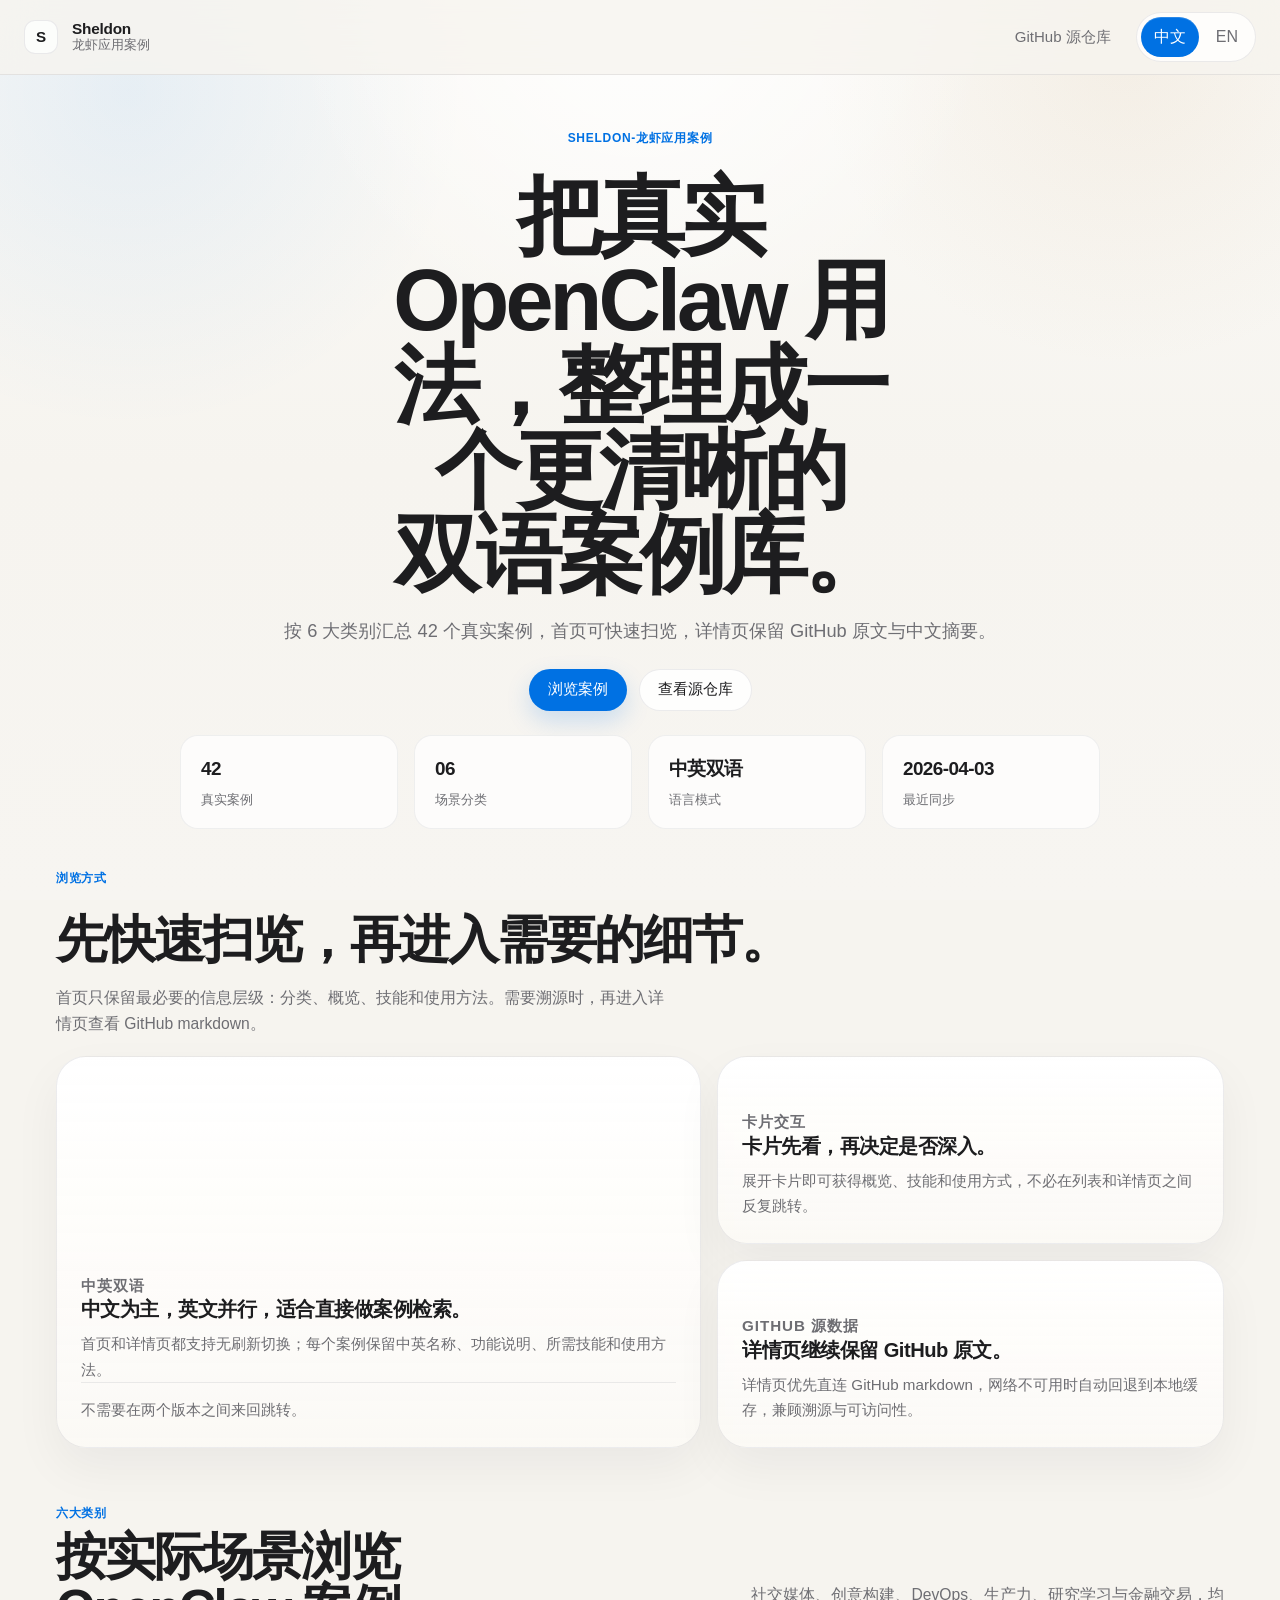
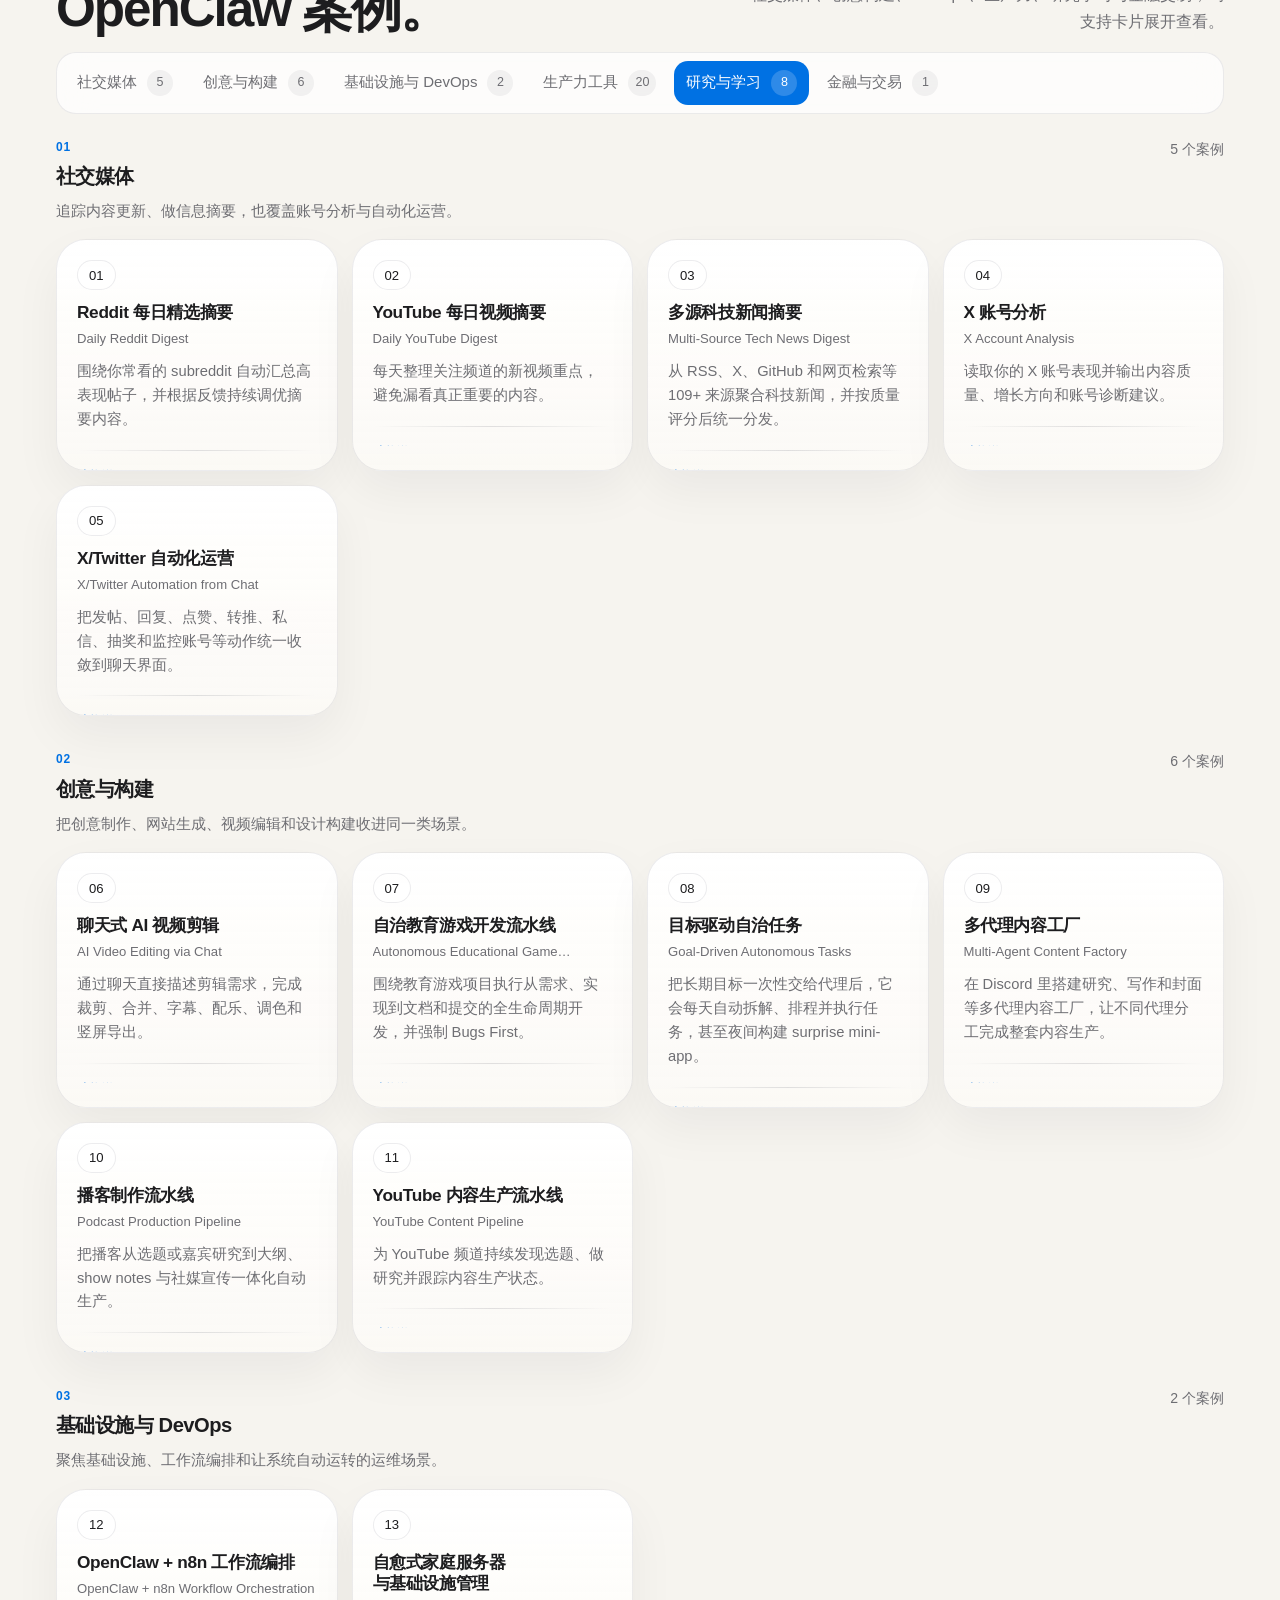
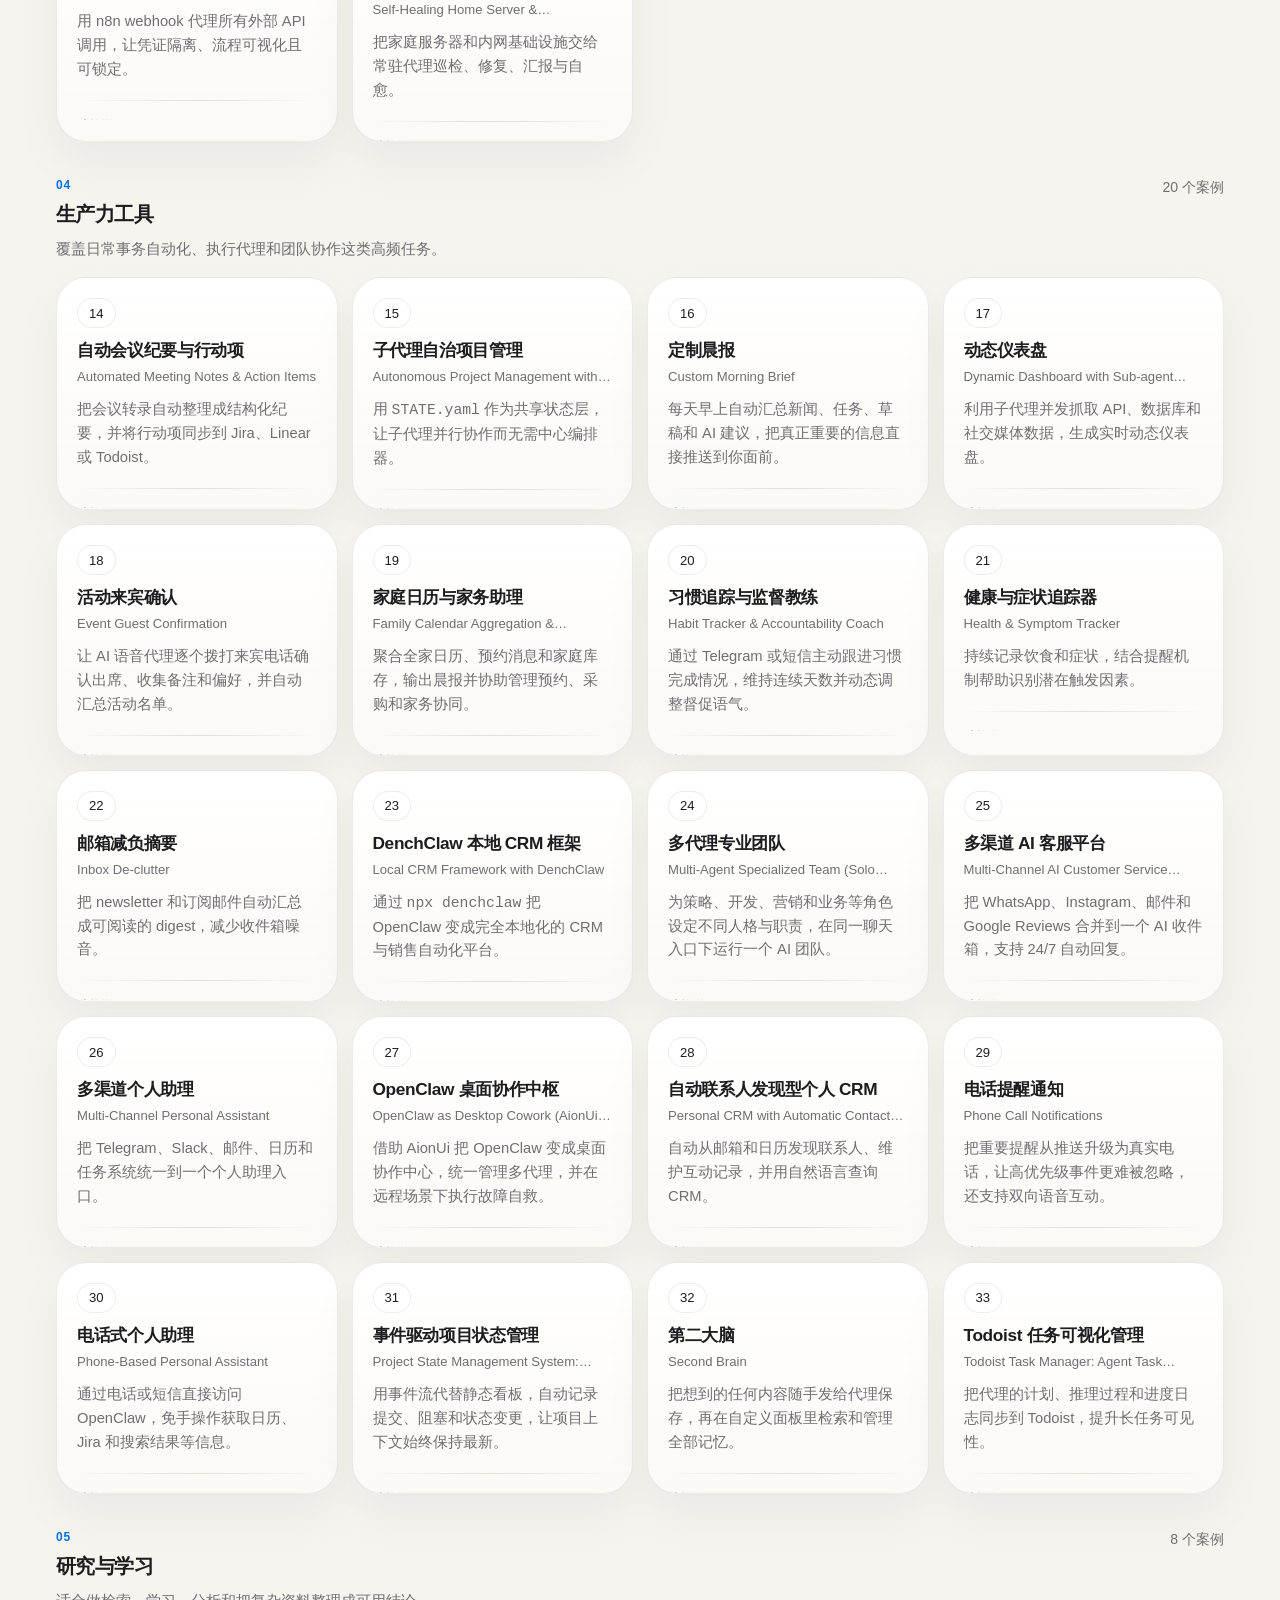
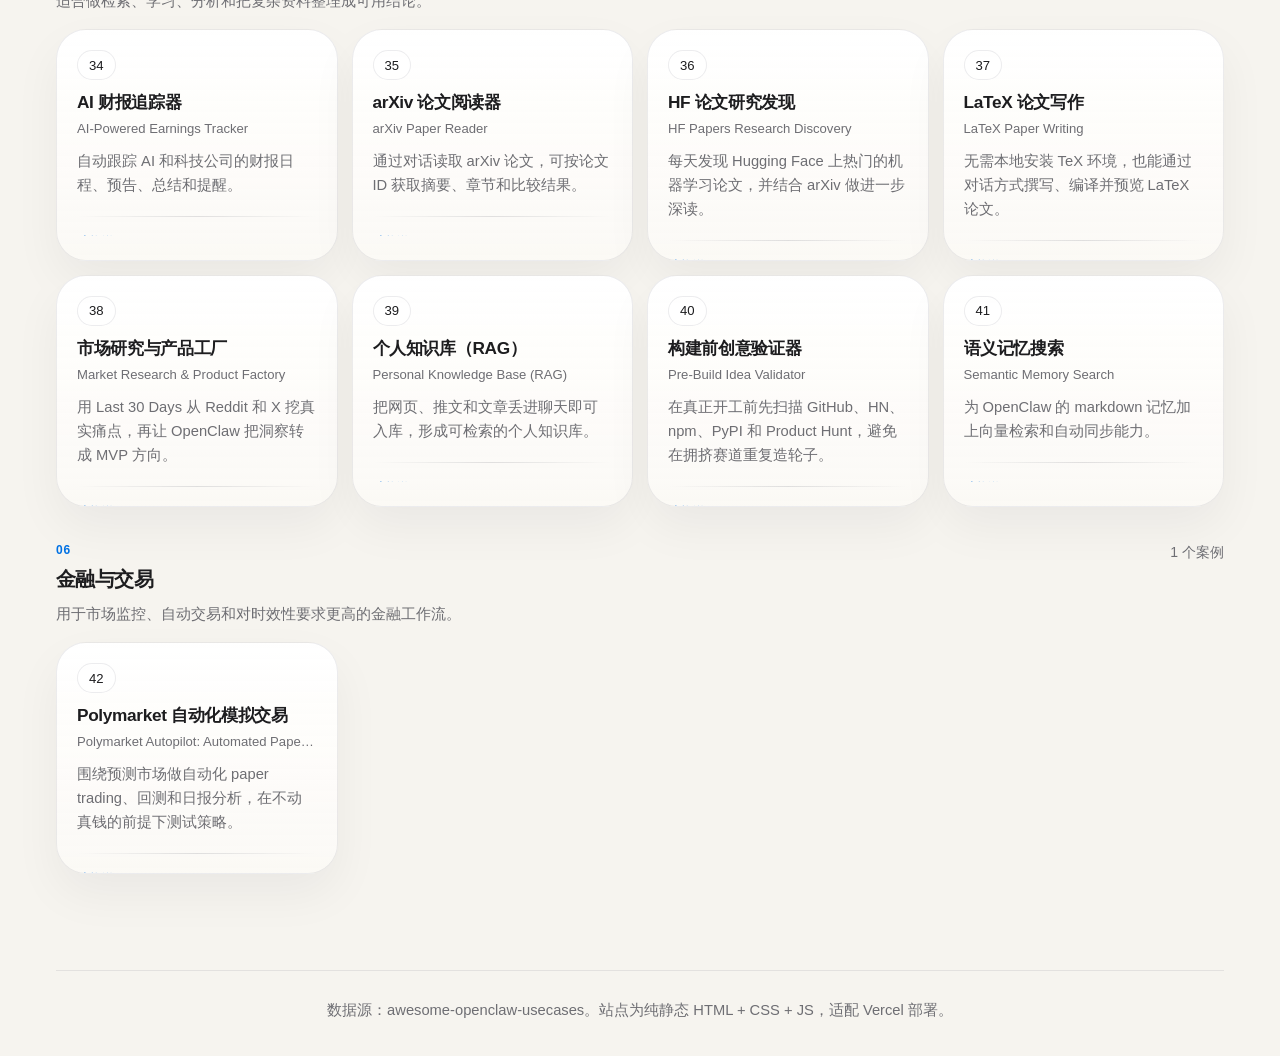
<file: index.html>
<!doctype html>
<html lang="zh-CN">
  <head>
    <meta charset="UTF-8">
    <meta name="viewport" content="width=device-width, initial-scale=1.0">
    <title>Sheldon-龙虾应用案例</title>
    <meta
      name="description"
      content="Sheldon-龙虾应用案例 / Sheldon-OpenClaw Use Cases，汇总 6 大类别的真实 OpenClaw 应用案例。"
    >
    <meta property="og:type" content="website">
    <meta property="og:title" content="Sheldon-龙虾应用案例 | Sheldon-OpenClaw Use Cases">
    <meta
      property="og:description"
      content="A bilingual static showcase of real OpenClaw workflows across six categories."
    >
    <meta property="og:url" content="https://sheldon-claw-web.vercel.app/">
    <meta property="og:image" content="https://sheldon-claw-web.vercel.app/assets/github-preview.png">
    <meta property="og:image:alt" content="Sheldon-OpenClaw Use Cases preview">
    <meta name="twitter:card" content="summary_large_image">
    <meta name="twitter:title" content="Sheldon-龙虾应用案例 | Sheldon-OpenClaw Use Cases">
    <meta
      name="twitter:description"
      content="A bilingual static showcase of real OpenClaw workflows across six categories."
    >
    <meta name="twitter:image" content="https://sheldon-claw-web.vercel.app/assets/github-preview.png">
    <link rel="stylesheet" href="./css/style.css">
  </head>
  <body class="page-home">
    <div class="page-backdrop" aria-hidden="true"></div>
    <header class="site-header">
      <a class="brand" href="./index.html" aria-label="Sheldon-OpenClaw Use Cases">
        <span class="brand-mark">S</span>
        <span class="brand-copy">
          <strong>Sheldon</strong>
          <span data-zh="龙虾应用案例" data-en="OpenClaw Use Cases">龙虾应用案例</span>
        </span>
      </a>
      <div class="header-actions">
        <a
          class="header-link"
          href="https://github.com/hesamsheikh/awesome-openclaw-usecases"
          target="_blank"
          rel="noreferrer noopener"
          data-zh="GitHub 源仓库"
          data-en="Source Repo"
        >
          GitHub 源仓库
        </a>
        <div class="lang-switch" data-lang-switch></div>
      </div>
    </header>

    <main class="page-shell">
      <section class="hero">
        <div class="hero-copy">
          <p class="eyebrow" data-zh="Sheldon-龙虾应用案例" data-en="Sheldon-OpenClaw Use Cases">
            Sheldon-龙虾应用案例
          </p>
          <h1
            class="hero-title"
            data-zh="把真实 OpenClaw 用法，整理成一个更清晰的双语案例库。"
            data-en="A cleaner bilingual library of real OpenClaw workflows."
          >
            把真实 OpenClaw 用法，整理成一个更清晰的双语案例库。
          </h1>
          <p
            class="hero-lead"
            data-zh="按 6 大类别汇总 42 个真实案例，首页可快速扫览，详情页保留 GitHub 原文与中文摘要。"
            data-en="Browse 42 real use cases across six categories, with quick card previews and detail pages that keep the GitHub source attached."
          >
            按 6 大类别汇总 42 个真实案例，首页可快速扫览，详情页保留 GitHub 原文与中文摘要。
          </p>
          <div class="hero-actions">
            <a
              class="button button-primary"
              href="#case-sections"
              data-zh="浏览案例"
              data-en="Browse Cases"
            >
              浏览案例
            </a>
            <a
              class="button button-secondary"
              href="https://github.com/hesamsheikh/awesome-openclaw-usecases"
              target="_blank"
              rel="noreferrer noopener"
              data-zh="查看源仓库"
              data-en="Open Source Repo"
            >
              查看源仓库
            </a>
          </div>
        </div>
        <div class="hero-metrics" id="hero-metrics"></div>
      </section>

      <section class="library-story">
        <div class="section-intro section-intro--stack">
          <p class="section-kicker" data-zh="浏览方式" data-en="Browsing Model">浏览方式</p>
          <h2
            class="section-title"
            data-zh="先快速扫览，再进入需要的细节。"
            data-en="Scan quickly, then open only the details you need."
          >
            先快速扫览，再进入需要的细节。
          </h2>
          <p
            class="section-copy"
            data-zh="首页只保留最必要的信息层级：分类、概览、技能和使用方法。需要溯源时，再进入详情页查看 GitHub markdown。"
            data-en="The homepage keeps only the essential layers: category, overview, skills, and usage. Open the detail page only when you need the full GitHub markdown."
          >
            首页只保留最必要的信息层级：分类、概览、技能和使用方法。需要溯源时，再进入详情页查看 GitHub markdown。
          </p>
        </div>
        <div class="overview-grid" id="overview-grid"></div>
      </section>

      <section class="category-shell">
        <div class="section-intro">
          <div>
            <p class="section-kicker" data-zh="六大类别" data-en="Six Categories">六大类别</p>
            <h2
              class="section-title"
              data-zh="按实际场景浏览 OpenClaw 案例。"
              data-en="Browse OpenClaw use cases by real-world scenario."
            >
              按实际场景浏览 OpenClaw 案例。
            </h2>
          </div>
          <p
            class="section-copy category-copy"
            data-zh="社交媒体、创意构建、DevOps、生产力、研究学习与金融交易，均支持卡片展开查看。"
            data-en="Explore social, creative, DevOps, productivity, research, and finance workflows with expandable cards."
          >
            社交媒体、创意构建、DevOps、生产力、研究学习与金融交易，均支持卡片展开查看。
          </p>
        </div>
        <div class="category-nav" id="category-nav"></div>
      </section>

      <section class="case-sections" id="case-sections"></section>
    </main>

    <footer class="site-footer">
      <p
        data-zh="数据源：awesome-openclaw-usecases。站点为纯静态 HTML + CSS + JS，适配 Vercel 部署。"
        data-en="Source: awesome-openclaw-usecases. The site is built as pure static HTML, CSS, and JavaScript for Vercel deployment."
      >
        数据源：awesome-openclaw-usecases。站点为纯静态 HTML + CSS + JS，适配 Vercel 部署。
      </p>
    </footer>

    <script type="module" src="./js/main.js"></script>
  </body>
</html>
</file>
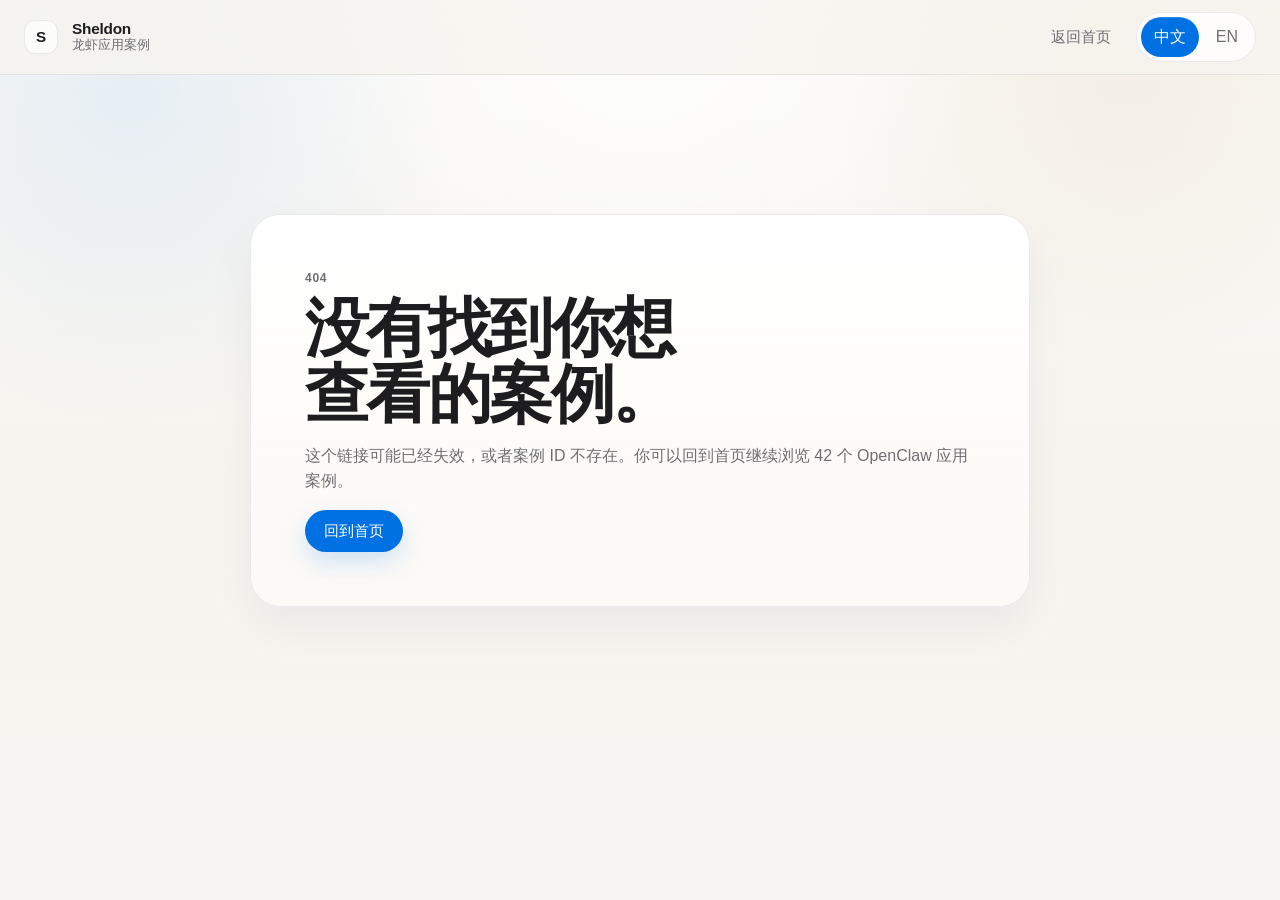
<file: case.html>
<!doctype html>
<html lang="zh-CN">
  <head>
    <meta charset="UTF-8">
    <meta name="viewport" content="width=device-width, initial-scale=1.0">
    <title>Sheldon-龙虾应用案例</title>
    <meta
      name="description"
      content="Sheldon-龙虾应用案例详情页，展示 GitHub 原始 markdown 和预翻译中文摘要。"
    >
    <link rel="stylesheet" href="./css/style.css">
  </head>
  <body class="page-detail">
    <div class="page-backdrop" aria-hidden="true"></div>
    <header class="site-header">
      <a class="brand" href="./index.html" aria-label="Sheldon-OpenClaw Use Cases">
        <span class="brand-mark">S</span>
        <span class="brand-copy">
          <strong>Sheldon</strong>
          <span data-zh="龙虾应用案例" data-en="OpenClaw Use Cases">龙虾应用案例</span>
        </span>
      </a>
      <div class="header-actions">
        <a
          class="header-link"
          href="./index.html"
          data-zh="返回首页"
          data-en="Back Home"
        >
          返回首页
        </a>
        <div class="lang-switch" data-lang-switch></div>
      </div>
    </header>

    <main class="page-shell detail-page" id="case-app"></main>

    <footer class="site-footer">
      <p
        data-zh="案例详情页优先从 GitHub 拉取 markdown，网络不可用时使用本地缓存。"
        data-en="Case details prefer live GitHub markdown and fall back to a local cached copy when needed."
      >
        案例详情页优先从 GitHub 拉取 markdown，网络不可用时使用本地缓存。
      </p>
    </footer>

    <script type="module" src="./js/case.js"></script>
  </body>
</html>
</file>
<file: css/style.css>
:root {
  --bg: #f6f4ef;
  --bg-accent: #fdf9f2;
  --surface: rgba(255, 255, 255, 0.84);
  --surface-strong: rgba(255, 255, 255, 0.96);
  --surface-tint: linear-gradient(180deg, rgba(255, 255, 255, 0.96), rgba(252, 250, 246, 0.88));
  --stroke: rgba(15, 23, 42, 0.08);
  --stroke-strong: rgba(15, 23, 42, 0.14);
  --text: #1d1d1f;
  --muted: #6e6e73;
  --accent: #0071e3;
  --accent-strong: #0058b3;
  --accent-soft: rgba(0, 113, 227, 0.12);
  --success-soft: rgba(34, 197, 94, 0.14);
  --warning-soft: rgba(249, 115, 22, 0.16);
  --shadow-lg: 0 20px 48px rgba(15, 23, 42, 0.05);
  --shadow-md: 0 12px 30px rgba(15, 23, 42, 0.05);
  --shadow-sm: 0 6px 18px rgba(15, 23, 42, 0.04);
  --radius-xl: 30px;
  --radius-lg: 24px;
  --radius-md: 18px;
  --radius-sm: 14px;
  --page-width: min(1168px, calc(100% - 40px));
  --header-height: 68px;
  --font-stack: -apple-system, BlinkMacSystemFont, "SF Pro Text", "SF Pro Display", "PingFang SC", "Hiragino Sans GB", "Microsoft YaHei", "Segoe UI", sans-serif;
}

*,
*::before,
*::after {
  box-sizing: border-box;
}

html {
  scroll-behavior: smooth;
  text-size-adjust: 100%;
}

body {
  margin: 0;
  min-height: 100vh;
  color: var(--text);
  background: var(--bg);
  font-family: var(--font-stack);
  line-height: 1.6;
  text-rendering: optimizeLegibility;
  -webkit-font-smoothing: antialiased;
  -moz-osx-font-smoothing: grayscale;
}

body::selection {
  background: rgba(0, 113, 227, 0.16);
}

a {
  color: inherit;
  text-decoration: none;
}

button {
  font: inherit;
  color: inherit;
}

img {
  max-width: 100%;
  display: block;
}

.page-backdrop {
  position: fixed;
  inset: 0;
  z-index: -1;
  pointer-events: none;
  background:
    radial-gradient(circle at top center, rgba(255, 255, 255, 0.9), transparent 32%),
    radial-gradient(circle at 10% 10%, rgba(0, 113, 227, 0.08), transparent 24%),
    radial-gradient(circle at 88% 6%, rgba(212, 183, 144, 0.16), transparent 22%),
    linear-gradient(180deg, #fbfaf7 0%, #f6f4ef 52%, #f7f5f1 100%);
}

.site-header {
  position: sticky;
  top: 0;
  z-index: 40;
  width: 100%;
  display: flex;
  align-items: center;
  justify-content: space-between;
  gap: 20px;
  padding: 12px clamp(16px, 3vw, 24px);
  backdrop-filter: blur(20px);
  background: rgba(246, 244, 239, 0.78);
  border-bottom: 1px solid var(--stroke);
}

.brand {
  display: inline-flex;
  align-items: center;
  gap: 14px;
}

.brand-mark {
  width: 34px;
  height: 34px;
  border-radius: 11px;
  display: grid;
  place-items: center;
  font-weight: 600;
  font-size: 0.95rem;
  color: var(--text);
  background: rgba(255, 255, 255, 0.7);
  border: 1px solid rgba(15, 23, 42, 0.08);
}

.brand-copy {
  display: flex;
  flex-direction: column;
  line-height: 1.1;
}

.brand-copy strong {
  font-size: 0.96rem;
  letter-spacing: -0.015em;
}

.brand-copy span {
  font-size: 0.82rem;
  color: var(--muted);
}

.header-actions {
  display: flex;
  align-items: center;
  gap: 14px;
}

.header-link {
  padding: 7px 11px;
  color: var(--muted);
  transition: color 180ms ease, background-color 180ms ease;
  border-radius: 12px;
  font-size: 0.94rem;
}

.header-link:hover {
  color: var(--text);
  background: rgba(255, 255, 255, 0.48);
}

.lang-switch {
  display: inline-flex;
  align-items: center;
  gap: 4px;
  padding: 4px;
  border-radius: 999px;
  background: rgba(255, 255, 255, 0.72);
  border: 1px solid var(--stroke);
}

.lang-switch__option {
  border: 0;
  background: transparent;
  border-radius: 999px;
  padding: 7px 13px;
  cursor: pointer;
  color: var(--muted);
  transition: background-color 180ms ease, color 180ms ease, transform 180ms ease;
}

.lang-switch__option:hover {
  color: var(--text);
}

.lang-switch__option.is-active {
  color: #fff;
  background: var(--accent);
  box-shadow: inset 0 1px 0 rgba(255, 255, 255, 0.16);
}

.page-shell,
.not-found-shell {
  width: var(--page-width);
  margin: 0 auto;
}

.page-shell {
  padding: 22px 0 96px;
}

.hero {
  min-height: min(700px, calc(100vh - var(--header-height) - 24px));
  display: grid;
  align-content: center;
  justify-items: center;
  gap: 24px;
  padding: 32px 0 22px;
}

.overview-card,
.case-card,
.detail-card,
.detail-hero,
.not-found-card {
  background: var(--surface-tint);
  border: 1px solid var(--stroke);
  border-radius: var(--radius-xl);
  box-shadow: var(--shadow-lg);
}

.hero-copy {
  display: grid;
  justify-items: center;
  gap: 18px;
  width: min(840px, 100%);
  text-align: center;
  padding: 0;
}

.eyebrow,
.section-kicker,
.detail-card__eyebrow,
.overview-card__eyebrow {
  margin: 0 0 8px;
  color: var(--accent);
  font-size: 0.75rem;
  font-weight: 600;
  letter-spacing: 0.06em;
  text-transform: uppercase;
}

.hero-title {
  margin: 0;
  max-width: 12ch;
  font-size: clamp(3rem, 6.8vw, 5.4rem);
  line-height: 0.98;
  letter-spacing: -0.045em;
  text-wrap: balance;
}

.detail-title,
.not-found-card h1 {
  margin: 0;
  font-size: clamp(2.6rem, 5vw, 4.2rem);
  line-height: 1.02;
  letter-spacing: -0.04em;
  text-wrap: balance;
}

.hero-lead,
.detail-lead,
.overview-card p,
.case-section__copy,
.site-footer p,
.not-found-card p,
.detail-card p,
.metric-label,
.case-card__summary,
.case-card__alt,
.case-card__copy {
  color: var(--muted);
}

.hero-lead,
.detail-lead {
  margin: 0;
  max-width: 46rem;
  font-size: clamp(1.02rem, 1.6vw, 1.14rem);
  line-height: 1.72;
}

.hero-actions,
.detail-hero__actions,
.case-card__actions,
.source-actions {
  display: flex;
  flex-wrap: wrap;
  gap: 12px;
}

.hero-actions {
  margin-top: 4px;
}

.button {
  display: inline-flex;
  align-items: center;
  justify-content: center;
  min-height: 42px;
  padding: 0 18px;
  border-radius: 999px;
  border: 1px solid transparent;
  transition: transform 180ms ease, box-shadow 180ms ease, background-color 180ms ease, color 180ms ease;
  font-size: 0.95rem;
}

.button:hover {
  transform: translateY(-1px);
}

.button-primary {
  color: #fff;
  background: var(--accent);
  box-shadow: 0 10px 24px rgba(0, 113, 227, 0.18);
}

.button-primary:hover {
  background: var(--accent-strong);
}

.button-secondary {
  color: var(--text);
  background: rgba(255, 255, 255, 0.84);
  border-color: var(--stroke);
}

.button-secondary:hover {
  background: rgba(255, 255, 255, 0.96);
}

.hero-metrics,
.overview-grid {
  display: grid;
  gap: 16px;
}

.hero-metrics {
  width: min(920px, 100%);
  grid-template-columns: repeat(4, minmax(0, 1fr));
}

.metric-card {
  display: grid;
  align-content: start;
  padding: 18px 20px;
  border-radius: var(--radius-md);
  background: rgba(255, 255, 255, 0.72);
  border: 1px solid rgba(15, 23, 42, 0.06);
  min-height: 94px;
}

.metric-value {
  margin: 0;
  font-size: clamp(1.02rem, 2vw, 1.18rem);
  font-weight: 600;
  letter-spacing: -0.03em;
}

.metric-label {
  margin: 6px 0 0;
  font-size: 0.8rem;
}

.overview-grid {
  grid-template-columns: minmax(0, 1.12fr) minmax(0, 0.88fr);
  grid-auto-flow: row dense;
}

.overview-card {
  display: flex;
  flex-direction: column;
  justify-content: flex-end;
  min-height: 188px;
  padding: 24px;
  animation: rise-in 700ms cubic-bezier(0.21, 0.95, 0.34, 1) both;
}

.overview-card h3,
.case-section__header h2,
.detail-card h2 {
  margin: 0 0 10px;
  font-size: 1.26rem;
  line-height: 1.14;
  letter-spacing: -0.025em;
  text-wrap: balance;
}

.overview-card p {
  margin: 0;
  font-size: 0.95rem;
  line-height: 1.68;
}

.overview-card--wide {
  min-height: 392px;
  grid-row: span 2;
}

.overview-card__note {
  margin-top: 16px;
  padding-top: 14px;
  border-top: 1px solid rgba(15, 23, 42, 0.08);
  font-size: 0.84rem;
}

.category-shell {
  margin-top: 56px;
  display: grid;
  gap: 16px;
}

.library-story {
  display: grid;
  gap: 18px;
  margin-top: 18px;
}

.section-intro {
  display: flex;
  align-items: end;
  justify-content: space-between;
  gap: 18px;
}

.section-intro > div {
  min-width: 0;
}

.section-intro--stack {
  max-width: 780px;
  align-items: start;
  flex-direction: column;
  justify-content: flex-start;
}

.section-title {
  margin: 0;
  font-size: clamp(2rem, 4.4vw, 3.2rem);
  letter-spacing: -0.04em;
  line-height: 1.02;
  text-wrap: balance;
}

.section-copy {
  margin: 0;
  max-width: 38rem;
  color: var(--muted);
  font-size: 0.98rem;
  line-height: 1.7;
}

.category-copy {
  max-width: 30rem;
  text-align: right;
}

.category-nav {
  position: sticky;
  top: 78px;
  z-index: 20;
  display: flex;
  flex-wrap: wrap;
  gap: 6px;
  padding: 8px;
  border-radius: 20px;
  background: rgba(255, 255, 255, 0.72);
  border: 1px solid var(--stroke);
  backdrop-filter: blur(18px);
}

.category-pill {
  border: 0;
  background: transparent;
  display: inline-flex;
  align-items: center;
  gap: 10px;
  padding: 9px 12px;
  border-radius: 14px;
  cursor: pointer;
  color: var(--muted);
  transition: background-color 180ms ease, color 180ms ease;
  font-size: 0.94rem;
}

.category-pill:hover {
  color: var(--text);
}

.category-pill small {
  display: inline-grid;
  place-items: center;
  min-width: 26px;
  padding: 0 7px;
  min-height: 26px;
  border-radius: 999px;
  background: rgba(15, 23, 42, 0.05);
}

.category-pill.is-active {
  color: #fff;
  background: var(--accent);
}

.category-pill.is-active small {
  background: rgba(255, 255, 255, 0.18);
}

.case-sections {
  margin-top: 24px;
  display: grid;
  gap: 34px;
}

.case-section {
  scroll-margin-top: 150px;
}

.case-section__header {
  display: flex;
  align-items: start;
  justify-content: space-between;
  gap: 14px;
  margin-bottom: 16px;
}

.case-section__heading {
  min-width: 0;
}

.case-section__count {
  margin: 0;
  flex-shrink: 0;
  color: var(--muted);
  font-size: 0.88rem;
}

.case-section__copy {
  margin: 8px 0 0;
  max-width: 40rem;
  font-size: 0.95rem;
  line-height: 1.68;
}

.case-grid {
  display: grid;
  grid-template-columns: repeat(4, minmax(0, 1fr));
  gap: 14px;
}

.case-card {
  padding: 0;
  overflow: hidden;
  transition: transform 220ms ease, box-shadow 220ms ease, border-color 220ms ease;
}

.case-card:hover {
  transform: translateY(-1px);
  border-color: var(--stroke-strong);
}

.case-card__trigger {
  width: 100%;
  background: transparent;
  border: 0;
  padding: 20px 20px 18px;
  text-align: left;
  cursor: pointer;
}

.case-card__meta {
  display: flex;
  align-items: center;
  justify-content: flex-start;
  gap: 8px;
  margin-bottom: 12px;
}

.case-card__index,
.status-pill,
.back-link {
  display: inline-flex;
  align-items: center;
  min-height: 30px;
  padding: 0 11px;
  border-radius: 999px;
  font-size: 0.82rem;
}

.case-card__index,
.back-link,
.status-pill {
  background: rgba(255, 255, 255, 0.7);
  border: 1px solid var(--stroke);
}

.case-card__index {
  font-variant-numeric: tabular-nums;
}

.case-card h3 {
  margin: 0;
  font-size: 1.08rem;
  line-height: 1.22;
  letter-spacing: -0.02em;
  text-wrap: balance;
}

.case-card__alt {
  margin: 6px 0 12px;
  font-size: 0.82rem;
  line-height: 1.45;
  display: -webkit-box;
  -webkit-line-clamp: 1;
  -webkit-box-orient: vertical;
  overflow: hidden;
}

.case-card__summary,
.case-card__copy {
  margin: 0;
  font-size: 0.92rem;
  line-height: 1.62;
}

.case-card__summary {
  display: -webkit-box;
  -webkit-line-clamp: 4;
  -webkit-box-orient: vertical;
  overflow: hidden;
}

.case-card__content {
  display: grid;
  grid-template-rows: 0fr;
  transition: grid-template-rows 260ms ease, opacity 220ms ease;
}

.case-card.is-open .case-card__content {
  grid-template-rows: 1fr;
}

.case-card__content-inner {
  overflow: hidden;
  padding: 0 20px 20px;
}

.case-card__divider {
  height: 1px;
  margin-bottom: 16px;
  background: linear-gradient(90deg, transparent, rgba(15, 23, 42, 0.12), transparent);
}

.case-card__block + .case-card__block {
  margin-top: 14px;
}

.case-card__label {
  margin: 0 0 8px;
  font-size: 0.74rem;
  font-weight: 600;
  color: var(--accent);
  letter-spacing: 0.04em;
  text-transform: uppercase;
}

.skill-chips {
  display: flex;
  flex-wrap: wrap;
  gap: 8px;
}

.skill-chip {
  display: inline-flex;
  align-items: center;
  padding: 7px 10px;
  border-radius: 999px;
  background: rgba(255, 255, 255, 0.8);
  border: 1px solid rgba(15, 23, 42, 0.06);
  font-size: 0.8rem;
  color: var(--text);
}

.site-footer {
  width: var(--page-width);
  margin: 0 auto 34px;
  padding-top: 28px;
  border-top: 1px solid var(--stroke);
}

.site-footer p {
  margin: 0 auto;
  max-width: 760px;
  font-size: 0.92rem;
  text-align: center;
}

.detail-page {
  padding-top: 18px;
}

.detail-hero {
  padding: clamp(28px, 4vw, 40px);
}

.detail-hero__top {
  display: flex;
  align-items: center;
  justify-content: space-between;
  gap: 12px;
  margin-bottom: 22px;
}

.detail-hero__signals {
  width: 100%;
  margin-top: 28px;
  display: grid;
  grid-template-columns: repeat(3, minmax(0, 1fr));
  gap: 12px;
}

.detail-signal {
  display: grid;
  gap: 4px;
  padding: 16px 18px;
  border-radius: var(--radius-md);
  background: rgba(255, 255, 255, 0.68);
  border: 1px solid rgba(15, 23, 42, 0.06);
}

.detail-signal span {
  color: var(--muted);
  font-size: 0.78rem;
}

.detail-signal strong {
  font-size: 0.96rem;
  letter-spacing: -0.02em;
}

.detail-title__alt {
  margin: 12px 0 0;
  color: var(--muted);
  font-size: clamp(0.96rem, 2vw, 1.08rem);
}

.detail-layout {
  margin-top: 28px;
  display: grid;
  grid-template-columns: minmax(280px, 360px) minmax(0, 1fr);
  gap: 18px;
  align-items: start;
}

.detail-sidebar,
.detail-main,
.detail-cards {
  display: grid;
  gap: 18px;
}

.detail-sidebar {
  position: sticky;
  top: 92px;
  align-self: start;
}

.detail-main {
  min-width: 0;
}

.detail-cards--overview {
  grid-template-columns: repeat(2, minmax(0, 1fr));
}

.detail-cards--overview .detail-card:last-child {
  grid-column: 1 / -1;
}

.detail-meta-list,
.detail-skill-list {
  list-style: none;
  padding: 0;
  margin: 0;
  display: grid;
  gap: 12px;
}

.detail-meta-list li {
  display: flex;
  align-items: baseline;
  justify-content: space-between;
  gap: 16px;
  padding-bottom: 12px;
  border-bottom: 1px solid rgba(15, 23, 42, 0.08);
}

.detail-meta-list li:last-child {
  border-bottom: 0;
  padding-bottom: 0;
}

.detail-meta-list span {
  color: var(--muted);
}

.detail-skill-list li {
  position: relative;
  padding-left: 18px;
}

.detail-skill-list li::before {
  content: "";
  position: absolute;
  top: 11px;
  left: 0;
  width: 8px;
  height: 8px;
  border-radius: 999px;
  background: var(--accent);
}

.detail-tabs {
  display: inline-flex;
  align-items: center;
  gap: 6px;
  padding: 6px;
  border-radius: 999px;
  background: rgba(255, 255, 255, 0.72);
  border: 1px solid var(--stroke);
}

.detail-tab {
  border: 0;
  background: transparent;
  padding: 9px 15px;
  border-radius: 999px;
  cursor: pointer;
  color: var(--muted);
  font-size: 0.92rem;
}

.detail-tab.is-active {
  color: #fff;
  background: var(--accent);
}

.detail-card {
  padding: 22px;
}

.detail-card--source {
  min-height: 500px;
}

.detail-card__row {
  display: flex;
  align-items: start;
  justify-content: space-between;
  gap: 12px;
  margin-bottom: 16px;
}

.status-pill--github {
  background: var(--success-soft);
}

.status-pill--cache {
  background: var(--warning-soft);
}

.source-actions {
  margin-bottom: 18px;
}

.markdown-body {
  color: var(--text);
  font-size: 0.97rem;
  line-height: 1.72;
}

.markdown-body h1,
.markdown-body h2,
.markdown-body h3,
.markdown-body h4,
.markdown-body h5,
.markdown-body h6 {
  margin: 28px 0 14px;
  line-height: 1.12;
  letter-spacing: -0.02em;
}

.markdown-body p,
.markdown-body li,
.markdown-body blockquote {
  color: var(--text);
}

.markdown-body p {
  margin: 0 0 14px;
}

.markdown-body ul,
.markdown-body ol {
  margin: 0 0 20px;
  padding-left: 22px;
}

.markdown-body li + li {
  margin-top: 8px;
}

.markdown-body a {
  color: var(--accent);
}

.markdown-body code {
  font-family: "SF Mono", "Menlo", "Consolas", monospace;
  font-size: 0.92em;
  padding: 0.15em 0.35em;
  border-radius: 0.45em;
  background: rgba(15, 23, 42, 0.06);
}

.markdown-body pre {
  overflow: auto;
  padding: 18px;
  border-radius: var(--radius-md);
  background: #111827;
  color: #f9fafb;
  box-shadow: inset 0 1px 0 rgba(255, 255, 255, 0.03);
}

.markdown-body pre code {
  background: transparent;
  padding: 0;
  color: inherit;
}

.markdown-body blockquote {
  margin: 0 0 18px;
  padding: 0 0 0 16px;
  border-left: 3px solid rgba(0, 113, 227, 0.28);
}

.markdown-body hr {
  border: 0;
  height: 1px;
  margin: 28px 0;
  background: linear-gradient(90deg, transparent, rgba(15, 23, 42, 0.12), transparent);
}

.detail-empty {
  padding: 22px;
  border-radius: var(--radius-md);
  background: rgba(255, 255, 255, 0.72);
  border: 1px dashed rgba(15, 23, 42, 0.12);
  color: var(--muted);
}

.is-hidden {
  display: none;
}

.not-found-shell {
  min-height: calc(100vh - 180px);
  display: grid;
  place-items: center;
  padding: 48px 0 96px;
}

.not-found-card {
  width: min(780px, 100%);
  padding: clamp(32px, 6vw, 54px);
}

@keyframes rise-in {
  from {
    opacity: 0;
    transform: translateY(22px);
  }
  to {
    opacity: 1;
    transform: translateY(0);
  }
}

@media (max-width: 1200px) {
  .hero {
    min-height: auto;
    padding-top: 22px;
  }

  .hero-metrics,
  .case-grid {
    grid-template-columns: repeat(2, minmax(0, 1fr));
  }

  .overview-grid {
    grid-template-columns: 1fr 1fr;
  }

  .overview-card--wide {
    grid-row: auto;
    grid-column: span 2;
    min-height: 240px;
  }

  .detail-sidebar {
    position: static;
  }

  .detail-hero__signals,
  .detail-cards--overview {
    grid-template-columns: repeat(2, minmax(0, 1fr));
  }

  .detail-layout {
    grid-template-columns: 1fr;
  }
}

@media (max-width: 820px) {
  .site-header {
    flex-wrap: wrap;
  }

  .header-actions {
    width: 100%;
    justify-content: space-between;
  }

  .overview-card,
  .metric-card,
  .detail-hero,
  .detail-card,
  .case-card,
  .not-found-card {
    border-radius: var(--radius-lg);
  }

  .hero-metrics,
  .overview-grid,
  .case-grid {
    grid-template-columns: 1fr;
  }

  .section-intro,
  .section-intro--stack,
  .case-section__header,
  .detail-hero__top,
  .detail-card__row {
    align-items: start;
    flex-direction: column;
  }

  .category-copy {
    text-align: left;
  }

  .category-nav {
    top: 110px;
    overflow-x: auto;
    flex-wrap: nowrap;
  }

  .overview-card--wide {
    grid-column: auto;
    min-height: 220px;
  }

  .detail-hero__signals,
  .detail-cards--overview {
    grid-template-columns: 1fr;
  }

  .detail-cards--overview .detail-card:last-child {
    grid-column: auto;
  }
}

@media (max-width: 640px) {
  :root {
    --page-width: min(100% - 24px, 100%);
  }

  .page-shell {
    padding: 24px 0 72px;
  }

  .hero-title {
    font-size: clamp(2.2rem, 10.6vw, 3.5rem);
    max-width: none;
  }

  .detail-title,
  .not-found-card h1 {
    font-size: clamp(2.2rem, 9vw, 3.4rem);
  }

  .hero {
    gap: 18px;
    padding-top: 12px;
  }

  .hero-copy {
    justify-items: start;
    text-align: left;
  }

  .hero-lead {
    max-width: none;
  }

  .button,
  .detail-tab {
    width: 100%;
  }

  .hero-actions,
  .detail-hero__actions,
  .case-card__actions,
  .source-actions,
  .detail-tabs {
    width: 100%;
  }

  .detail-tabs {
    display: grid;
    grid-template-columns: 1fr 1fr;
  }

  .metric-card,
  .overview-card,
  .detail-card,
  .detail-hero {
    padding-left: 18px;
    padding-right: 18px;
  }
}

@media (prefers-reduced-motion: reduce) {
  html {
    scroll-behavior: auto;
  }

  *,
  *::before,
  *::after {
    animation-duration: 1ms !important;
    animation-iteration-count: 1 !important;
    transition-duration: 1ms !important;
  }
}
</file>
